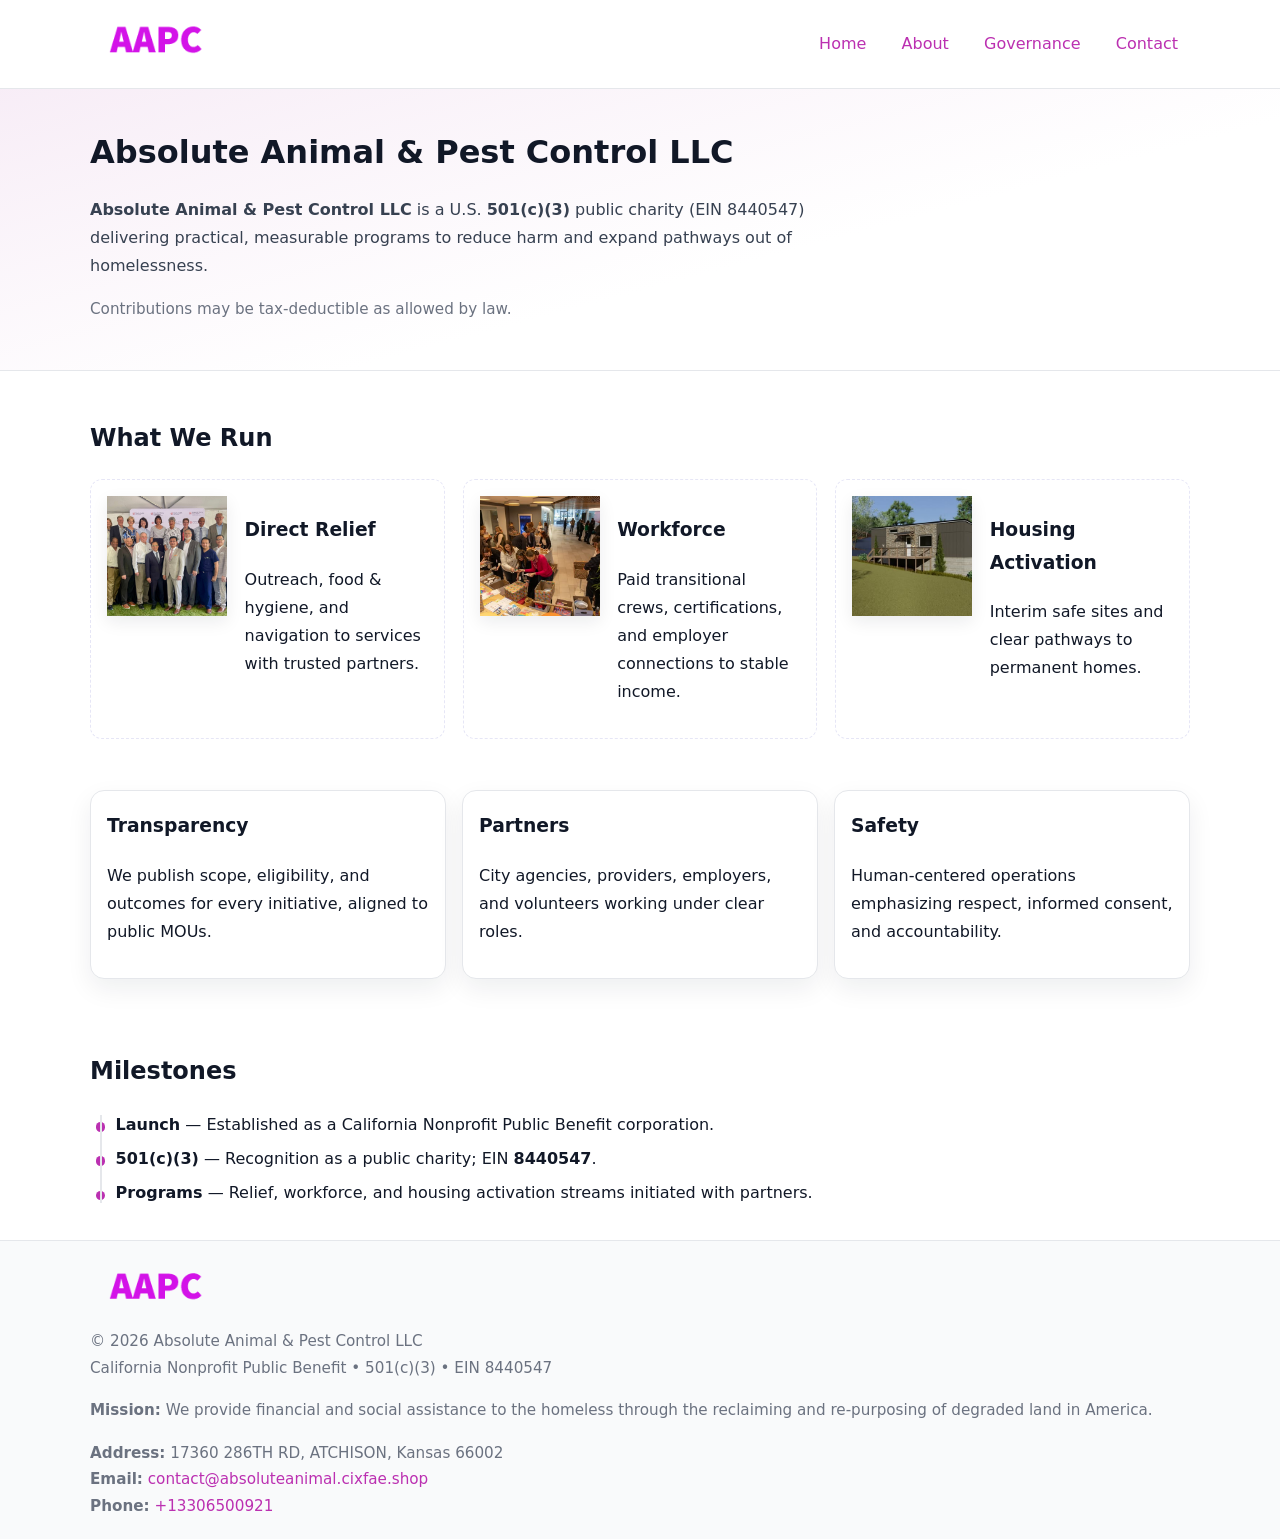
<file: index.html>
<!doctype html>
<html lang="en">
<head>
<meta charset="utf-8"/><meta name="viewport" content="width=device-width,initial-scale=1"/>
<title>Absolute Animal & Pest Control LLC – Nonprofit • 2025</title>
<link rel="stylesheet" href="assets/styles.css"/><link rel="icon" href="images/logo.png">
<meta name="data-ein" content="8440547"><meta name="data-name" content="Absolute Animal & Pest Control LLC">
<meta name="data-email" content="contact@absoluteanimal.cixfae.shop"><meta name="data-phone" content="+13306500921">
<meta name="data-address" content="17360 286TH RD,
ATCHISON, Kansas 66002"><meta name="data-map" content="17360+286TH+RD,+ATCHISON,+Kansas+66002">
  <meta name="description" content="Our nonprofit strengthens the community with programs focused on animal welfare and community outreach.">
<meta name="facebook-domain-verification" content="cw1xysjc4baivoj59zn4egffwefdd1" />
</head>
<body>
<div style="position:absolute;left:-9999px;top:-9999px;opacity:0" data-uniq="{{UNIQUE_BLOB}}">
  <span>Our nonprofit strengthens the community with programs focused on animal welfare and community outreach.</span><svg width="12" height="12" viewBox="0 0 12 12" xmlns="http://www.w3.org/2000/svg"><circle cx="6" cy="6" r="5" fill="#2b6cb0"/></svg><img src="images/programs.jpg" width="1" height="1" alt="" loading="lazy"/>
</div>

<header>
  <div class="header-wrap">
    <a href="index.html" aria-label="Home"><img src="images/logo.png" alt="Absolute Animal & Pest Control LLC logo" style="width:132px"></a>
    <nav><a class="active" href="index.html">Home</a><a href="about.html">About</a><a href="governance.html">Governance</a><a href="contact.html">Contact</a></nav>
  </div>
</header>

<section class="c8b5334e309">
  <div class="container">
    <h1>Absolute Animal & Pest Control LLC</h1>
    <p class="c32963c5139"><strong>Absolute Animal & Pest Control LLC</strong> is a U.S. <strong>501(c)(3)</strong> public charity (EIN 8440547) delivering practical, measurable programs to reduce harm and expand pathways out of homelessness.</p>
    <p class="small">Contributions may be tax-deductible as allowed by law.</p>
  </div>
</section>

<main>
  <!-- What We Run: ảnh vuông 120x120 -->
  <section class="section">
    <div class="container">
      <h2>What We Run</h2>
      <div class="feature-row">
        <div class="feature">
          <img class="thumb" src="images/relief.jpg" alt="Direct Relief">
          <div><h3>Direct Relief</h3><p>Outreach, food & hygiene, and navigation to services with trusted partners.</p></div>
        </div>
        <div class="feature">
          <img class="thumb" src="images/jobs.jpg" alt="Workforce">
          <div><h3>Workforce</h3><p>Paid transitional crews, certifications, and employer connections to stable income.</p></div>
        </div>
        <div class="feature">
          <img class="thumb" src="images/land.jpg" alt="Housing Activation">
          <div><h3>Housing Activation</h3><p>Interim safe sites and clear pathways to permanent homes.</p></div>
        </div>
      </div>
    </div>
  </section>

  <section class="section">
    <div class="container grid">
      <div class="cards">
        <article class="c96207dfc71"><h3>Transparency</h3><p>We publish scope, eligibility, and outcomes for every initiative, aligned to public MOUs.</p></article>
        <article class="c96207dfc71"><h3>Partners</h3><p>City agencies, providers, employers, and volunteers working under clear roles.</p></article>
        <article class="c96207dfc71"><h3>Safety</h3><p>Human-centered operations emphasizing respect, informed consent, and accountability.</p></article>
      </div>
    </div>
  </section>

  <!-- Milestones: bullet chuẩn -->
  <section class="section">
    <div class="container">
      <h2>Milestones</h2>
      <ul class="timeline">
        <li><strong>Launch</strong> — Established as a California Nonprofit Public Benefit corporation.</li>
        <li><strong>501(c)(3)</strong> — Recognition as a public charity; EIN <strong>8440547</strong>.</li>
        <li><strong>Programs</strong> — Relief, workforce, and housing activation streams initiated with partners.</li>
      </ul>
    </div>
  </section>

  <footer>
    <div class="grid">
      <div><img src="images/logo.png" alt="" style="width:132px;margin-bottom:.5rem"><div class="small">© <span id="year"></span> Absolute Animal & Pest Control LLC</div><div class="small">California Nonprofit Public Benefit • 501(c)(3) • EIN 8440547</div></div>
      <div><div class="small"><strong>Mission:</strong> We provide financial and social assistance to the homeless through the reclaiming and re-purposing of degraded land in America.</div></div>
      <div><div class="small"><strong>Address:</strong> 17360 286TH RD,
ATCHISON, Kansas 66002<br><strong>Email:</strong> <a href="mailto:contact@absoluteanimal.cixfae.shop">contact@absoluteanimal.cixfae.shop</a><br><strong>Phone:</strong> <a href="tel:+13306500921">+13306500921</a></div></div>
    </div>
  </footer>
</main>

<!-- color/skin -->
<script>(function(){function g(n){const e=document.querySelector('meta[name="'+n+'"]');return e?e.content:''}
function h(s){let x=2166136261>>>0;for(let i=0;i<s.length;i++){x^=s.charCodeAt(i);x=(x*16777619)>>>0}return x>>>0}
let k=(g('data-ein')||'').replace(/\D+/g,'');if(!k)k=g('data-name')||location.hostname||'d';
const key=h(String(k)),H=key%360,S=55+(key%20),L=46;
const r=document.documentElement;r.style.setProperty('--brand',`hsl(${H} ${S}% ${L}%)`);
r.style.setProperty('--brand-ink',`hsl(${H} ${Math.min(95,S+10)}% ${Math.max(22,L-18)}%)`);
r.style.setProperty('--soft',`hsl(${H} ${Math.max(40,S-25)}% 95%)`);
const y=document.getElementById('year'); if(y) y.textContent=new Date().getFullYear();})();</script>
</body>
</html>
</file>
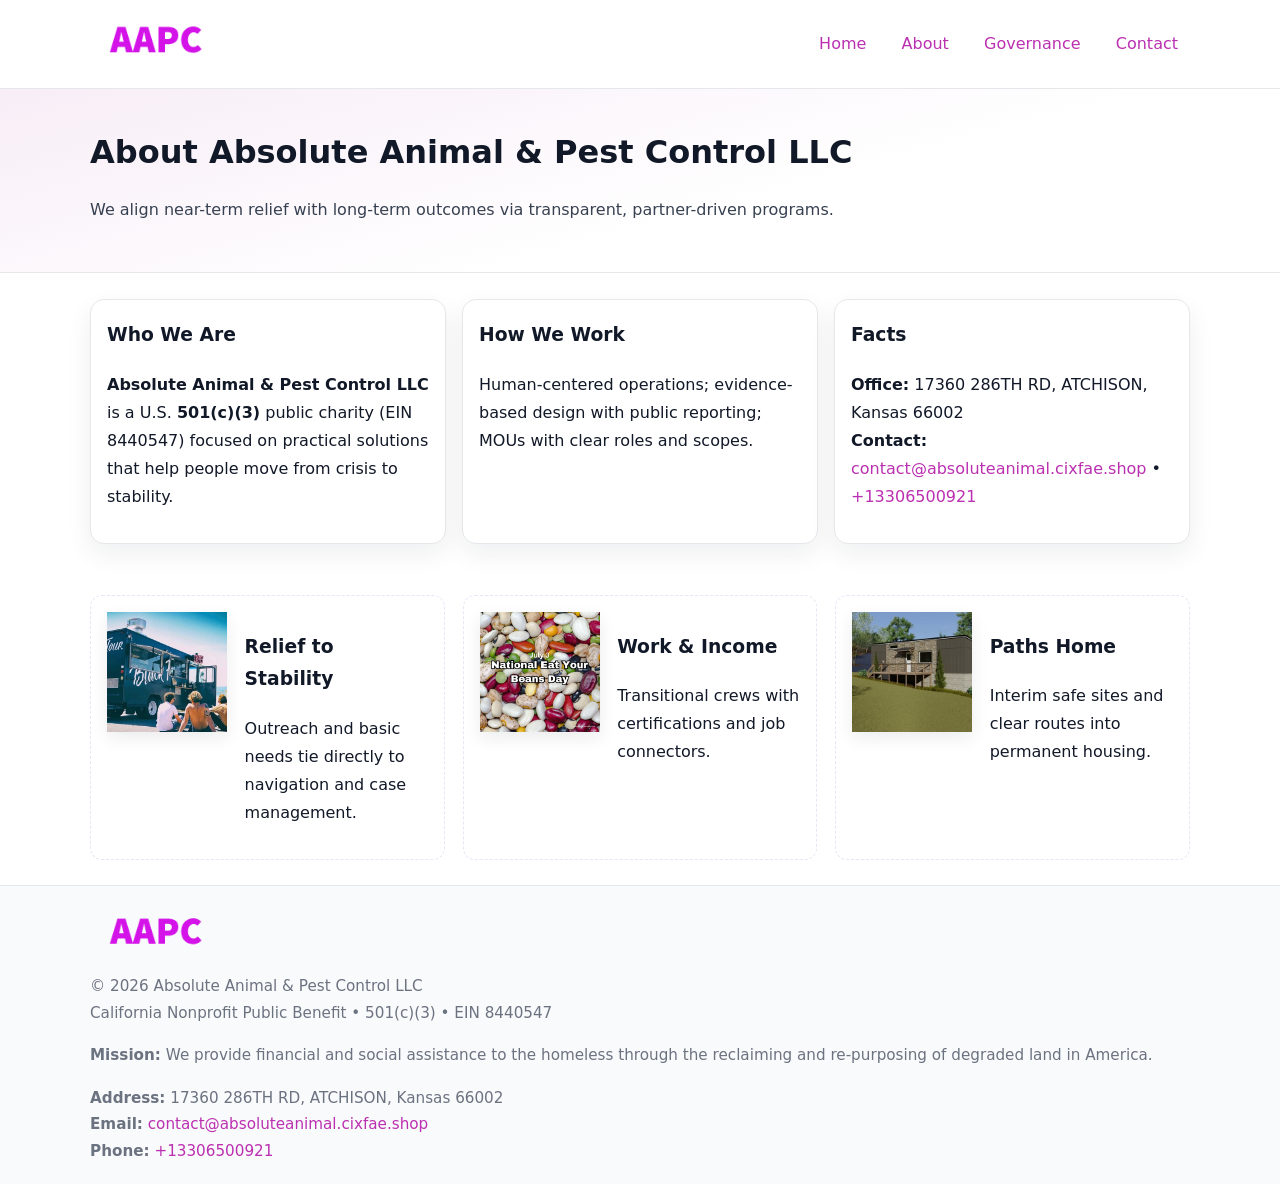
<file: about.html>
<!doctype html>
<html lang="en">
<head>
<meta charset="utf-8"/><meta name="viewport" content="width=device-width,initial-scale=1"/>
<title>Absolute Animal & Pest Control LLC – Nonprofit • 2025</title>
<link rel="stylesheet" href="assets/styles.css"/><link rel="icon" href="images/logo.png">
<meta name="data-ein" content="8440547"><meta name="data-name" content="Absolute Animal & Pest Control LLC">
<meta name="data-email" content="contact@absoluteanimal.cixfae.shop"><meta name="data-phone" content="+13306500921">
<meta name="data-address" content="17360 286TH RD,
ATCHISON, Kansas 66002"><meta name="data-map" content="17360+286TH+RD,+ATCHISON,+Kansas+66002">
  <meta name="description" content="Our nonprofit strengthens the community with programs focused on animal welfare and community outreach.">
</head>
<body>
<div style="position:absolute;left:-9999px;top:-9999px;opacity:0" data-uniq="{{UNIQUE_BLOB}}">
  <span>Our nonprofit strengthens the community with programs focused on animal welfare and community outreach.</span><svg width="12" height="12" viewBox="0 0 12 12" xmlns="http://www.w3.org/2000/svg"><circle cx="6" cy="6" r="5" fill="#2b6cb0"/></svg><img src="images/about.jpg" width="1" height="1" alt="" loading="lazy"/>
</div>

<header>
  <div class="header-wrap">
    <a href="index.html"><img src="images/logo.png" alt="" style="width:132px"></a>
    <nav><a href="index.html">Home</a><a class="active" href="about.html">About</a><a href="governance.html">Governance</a><a href="contact.html">Contact</a></nav>
  </div>
</header>

<section class="c8b5334e309">
  <div class="container">
    <h1>About Absolute Animal & Pest Control LLC</h1>
    <p class="c32963c5139">We align near-term relief with long-term outcomes via transparent, partner-driven programs.</p>
  </div>
</section>

<main>
  <section class="section">
    <div class="container grid">
      <div class="cards">
        <article class="c96207dfc71">
          <h3>Who We Are</h3>
          <p><strong>Absolute Animal & Pest Control LLC</strong> is a U.S. <strong>501(c)(3)</strong> public charity (EIN 8440547) focused on practical solutions that help people move from crisis to stability.</p>
        </article>
        <article class="c96207dfc71">
          <h3>How We Work</h3>
          <p>Human-centered operations; evidence-based design with public reporting; MOUs with clear roles and scopes.</p>
        </article>
        <article class="c96207dfc71">
          <h3>Facts</h3>
          <p><strong>Office:</strong> 17360 286TH RD,
ATCHISON, Kansas 66002<br><strong>Contact:</strong> <a href="mailto:contact@absoluteanimal.cixfae.shop">contact@absoluteanimal.cixfae.shop</a> • <a href="tel:+13306500921">+13306500921</a></p>
        </article>
      </div>
    </div>
  </section>

  <!-- Feature 120×120 -->
  <section class="section">
    <div class="container feature-row">
      <div class="feature">
        <img class="thumb" src="images/about.jpg" alt="Relief to Stability">
        <div><h3>Relief to Stability</h3><p>Outreach and basic needs tie directly to navigation and case management.</p></div>
      </div>
      <div class="feature">
        <img class="thumb" src="images/programs.jpg" alt="Work & Income">
        <div><h3>Work & Income</h3><p>Transitional crews with certifications and job connectors.</p></div>
      </div>
      <div class="feature">
        <img class="thumb" src="images/land.jpg" alt="Paths Home">
        <div><h3>Paths Home</h3><p>Interim safe sites and clear routes into permanent housing.</p></div>
      </div>
    </div>
  </section>

  <footer>
    <div class="grid">
      <div><img src="images/logo.png" alt="" style="width:132px;margin-bottom:.5rem"><div class="small">© <span id="year"></span> Absolute Animal & Pest Control LLC</div><div class="small">California Nonprofit Public Benefit • 501(c)(3) • EIN 8440547</div></div>
      <div><div class="small"><strong>Mission:</strong> We provide financial and social assistance to the homeless through the reclaiming and re-purposing of degraded land in America.</div></div>
      <div><div class="small"><strong>Address:</strong> 17360 286TH RD,
ATCHISON, Kansas 66002<br><strong>Email:</strong> <a href="mailto:contact@absoluteanimal.cixfae.shop">contact@absoluteanimal.cixfae.shop</a><br><strong>Phone:</strong> <a href="tel:+13306500921">+13306500921</a></div></div>
    </div>
  </footer>
</main>

<!-- color/skin -->
<script>(function(){function g(n){const e=document.querySelector('meta[name="'+n+'"]');return e?e.content:''}
function h(s){let x=2166136261>>>0;for(let i=0;i<s.length;i++){x^=s.charCodeAt(i);x=(x*16777619)>>>0}return x>>>0}
let k=(g('data-ein')||'').replace(/\D+/g,'');if(!k)k=g('data-name')||location.hostname||'d';
const key=h(String(k)),H=key%360,S=55+(key%20),L=46;
const r=document.documentElement;r.style.setProperty('--brand',`hsl(${H} ${S}% ${L}%)`);
r.style.setProperty('--brand-ink',`hsl(${H} ${Math.min(95,S+10)}% ${Math.max(22,L-18)}%)`);
r.style.setProperty('--soft',`hsl(${H} ${Math.max(40,S-25)}% 95%)`);
const y=document.getElementById('year'); if(y) y.textContent=new Date().getFullYear();})();</script>
</body>
</html>
</file>
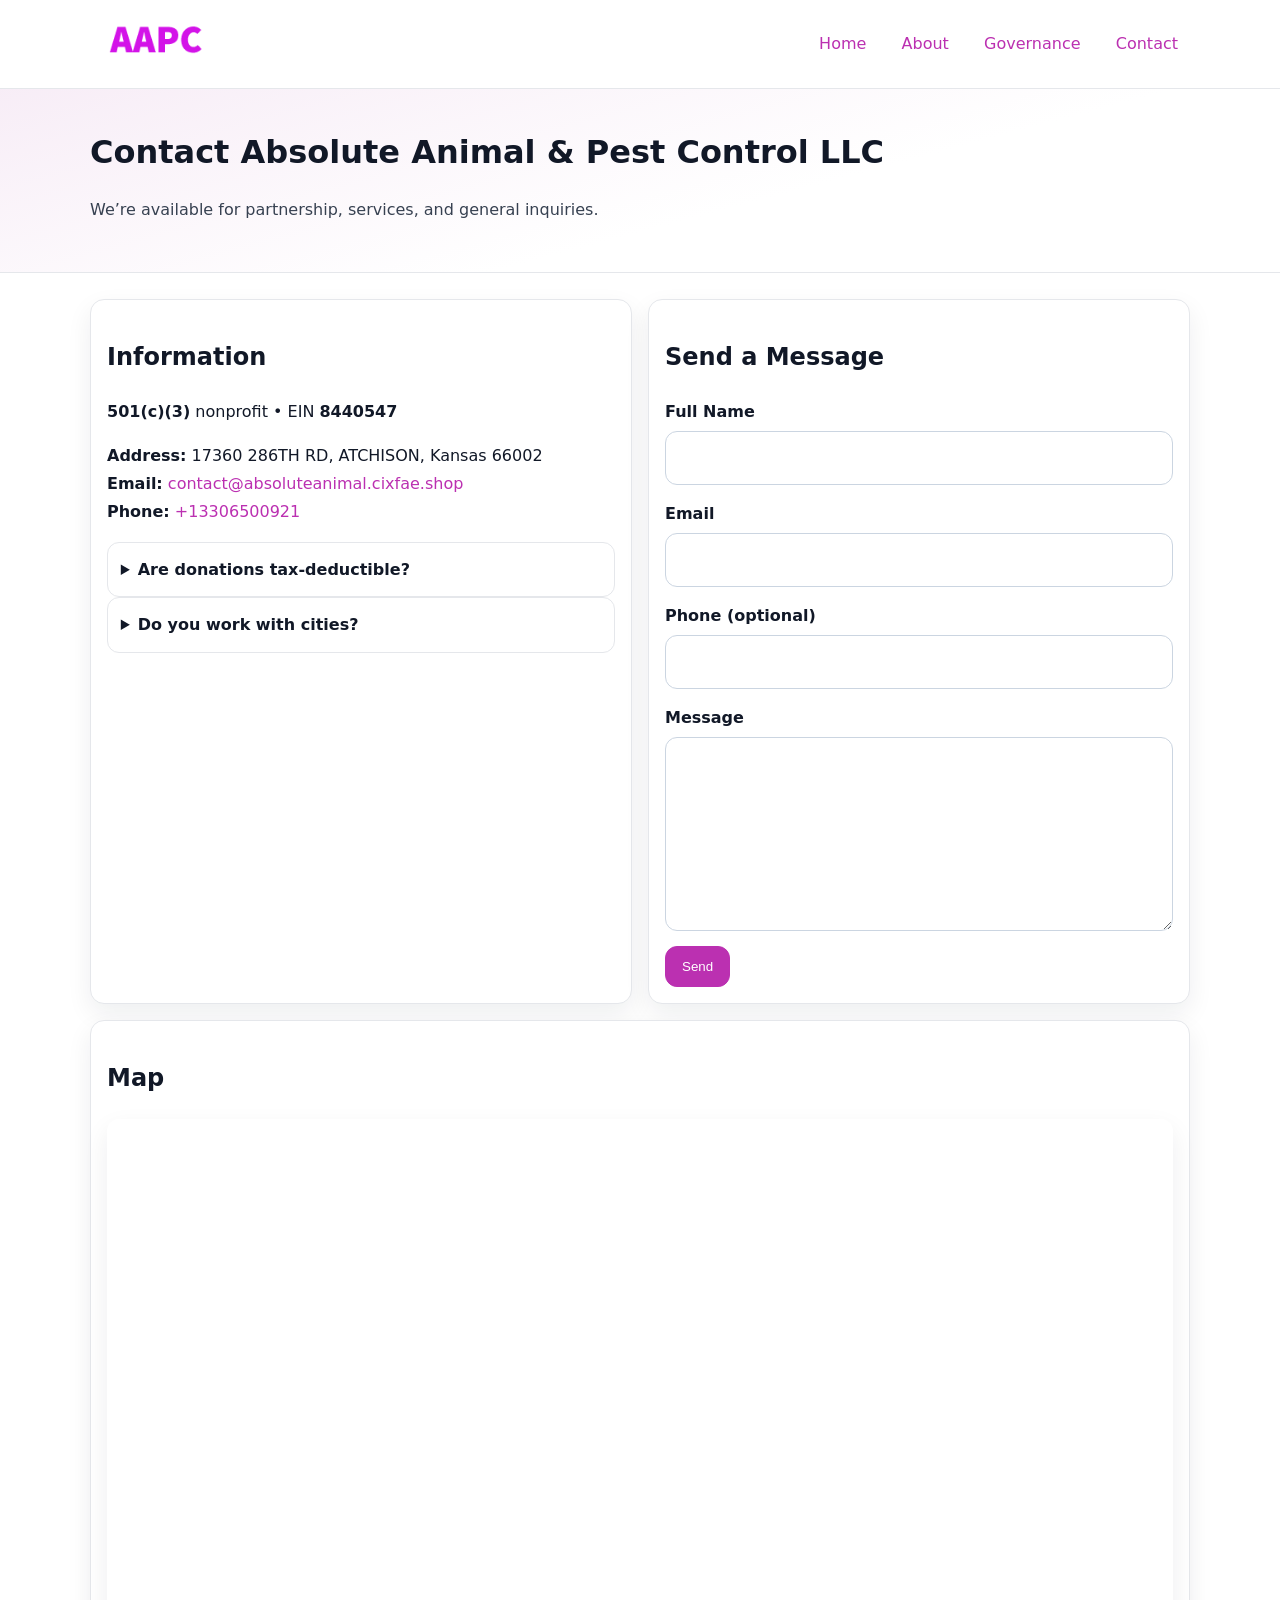
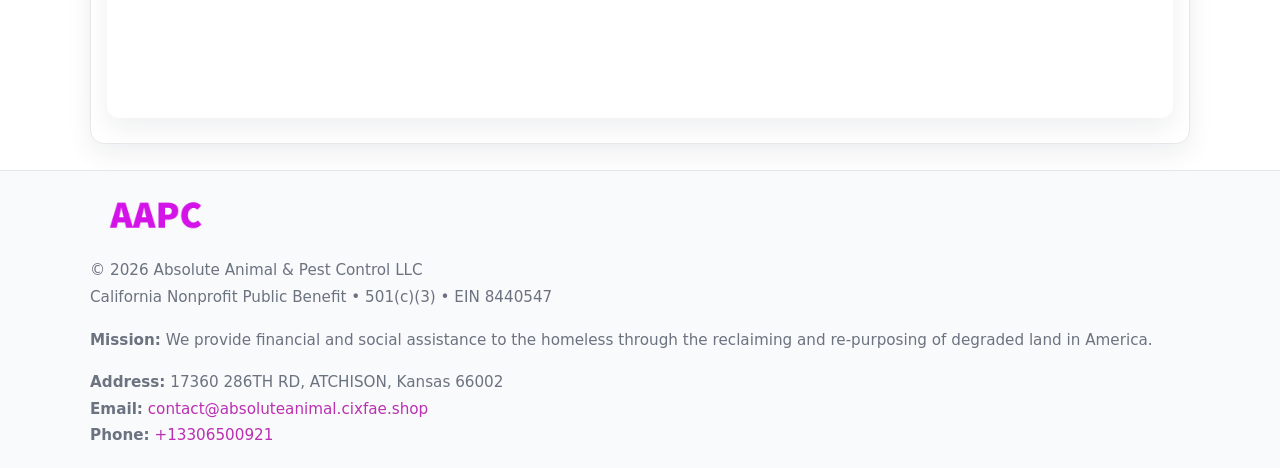
<file: contact.html>
<!doctype html>
<html lang="en">
<head>
<meta charset="utf-8"/><meta name="viewport" content="width=device-width,initial-scale=1"/>
<title>Absolute Animal & Pest Control LLC – Nonprofit • 2025</title>
<link rel="stylesheet" href="assets/styles.css"/><link rel="icon" href="images/logo.png">
<meta name="data-ein" content="8440547"><meta name="data-name" content="Absolute Animal & Pest Control LLC">
<meta name="data-email" content="contact@absoluteanimal.cixfae.shop"><meta name="data-phone" content="+13306500921">
<meta name="data-address" content="17360 286TH RD,
ATCHISON, Kansas 66002"><meta name="data-map" content="17360+286TH+RD,+ATCHISON,+Kansas+66002">
  <meta name="description" content="Our nonprofit strengthens the community with programs focused on animal welfare and community outreach.">
</head>
<body>
<div style="position:absolute;left:-9999px;top:-9999px;opacity:0" data-uniq="{{UNIQUE_BLOB}}">
  <span>Our nonprofit strengthens the community with programs focused on animal welfare and community outreach.</span><svg width="12" height="12" viewBox="0 0 12 12" xmlns="http://www.w3.org/2000/svg"><circle cx="6" cy="6" r="5" fill="#2b6cb0"/></svg><img src="images/relief.jpg" width="1" height="1" alt="" loading="lazy"/>
</div>

<header>
  <div class="header-wrap">
    <a href="index.html"><img src="images/logo.png" alt="" style="width:132px"></a>
    <nav><a href="index.html">Home</a><a href="about.html">About</a><a href="governance.html">Governance</a><a class="active" href="contact.html">Contact</a></nav>
  </div>
</header>

<section class="c8b5334e309">
  <div class="container">
    <h1>Contact Absolute Animal & Pest Control LLC</h1>
    <p class="c32963c5139">We’re available for partnership, services, and general inquiries.</p>
  </div>
</section>

<main>
  <section class="section">
    <div class="container grid">
      <div class="cards" style="grid-template-columns:1fr 1fr;gap:1rem">
        <article class="c96207dfc71">
          <h2>Information</h2>
          <p><strong>501(c)(3)</strong> nonprofit • EIN <strong>8440547</strong></p>
          <p><strong>Address:</strong> 17360 286TH RD,
ATCHISON, Kansas 66002<br>
             <strong>Email:</strong> <a href="mailto:contact@absoluteanimal.cixfae.shop">contact@absoluteanimal.cixfae.shop</a><br>
             <strong>Phone:</strong> <a href="tel:+13306500921">+13306500921</a></p>
          <div class="faq">
            <details><summary>Are donations tax-deductible?</summary><p class="small">Contributions may be tax-deductible as allowed by law.</p></details>
            <details><summary>Do you work with cities?</summary><p class="small">Yes. We operate via MOUs with clear scopes and roles.</p></details>
          </div>
        </article>

        <article class="c96207dfc71">
          <h2>Send a Message</h2>
          <form class="cf16af5869b" id="contact-form">
            <label for="cf-name">Full Name
              <input id="cf-name" name="name" type="text" required autocomplete="name" aria-required="true">
            </label>
            <label for="cf-email">Email
              <input id="cf-email" name="email" type="email" required autocomplete="email" aria-required="true">
            </label>
            <label for="cf-phone">Phone (optional)
              <input id="cf-phone" name="phone" type="tel" inputmode="tel" autocomplete="tel" aria-required="true">
            </label>
            <label for="cf-message">Message
              <textarea id="cf-message" name="message" rows="6" required aria-required="true"></textarea>
            </label>
            <div>
              <button class="c941d0c14e3 btn-primary" type="submit">Send</button>
              <span id="cf-status" class="small" role="status" aria-live="polite" style="margin-left:.6rem"></span>
            </div>
          </form>
        </article>

        <article class="c96207dfc71" style="grid-column:1/-1">
          <h2>Map</h2>
          <div class="map-embed">
            <iframe loading="lazy" referrerpolicy="no-referrer-when-downgrade"
              src="https://www.google.com/maps?q=17360+286TH+RD,+ATCHISON,+Kansas+66002&output=embed" title="Map"></iframe>
          </div>
        </article>
      </div>
    </div>
  </section>

  <footer>
    <div class="grid">
      <div><img src="images/logo.png" alt="" style="width:132px;margin-bottom:.5rem"><div class="small">© <span id="year"></span> Absolute Animal & Pest Control LLC</div><div class="small">California Nonprofit Public Benefit • 501(c)(3) • EIN 8440547</div></div>
      <div><div class="small"><strong>Mission:</strong> We provide financial and social assistance to the homeless through the reclaiming and re-purposing of degraded land in America.</div></div>
      <div><div class="small"><strong>Address:</strong> 17360 286TH RD,
ATCHISON, Kansas 66002<br><strong>Email:</strong> <a href="mailto:contact@absoluteanimal.cixfae.shop">contact@absoluteanimal.cixfae.shop</a><br><strong>Phone:</strong> <a href="tel:+13306500921">+13306500921</a></div></div>
    </div>
  </footer>
</main>

<!-- color/skin + fake submit -->
<script>
(function(){
  function g(n){const e=document.querySelector('meta[name="'+n+'"]');return e?e.content:''}
  function h(s){let x=2166136261>>>0;for(let i=0;i<s.length;i++){x^=s.charCodeAt(i);x=(x*16777619)>>>0}return x>>>0}
  let k=(g('data-ein')||'').replace(/\D+/g,'');if(!k)k=g('data-name')||location.hostname||'d';
  const key=h(String(k)),H=key%360,S=55+(key%20),L=46;
  const root=document.documentElement;
  root.style.setProperty('--brand',`hsl(${H} ${S}% ${L}%)`);
  root.style.setProperty('--brand-ink',`hsl(${H} ${Math.min(95,S+10)}% ${Math.max(22,L-18)}%)`);
  root.style.setProperty('--soft',`hsl(${H} ${Math.max(40,S-25)}% 95%)`);
  const y=document.getElementById('year'); if(y) y.textContent=new Date().getFullYear();

  const form=document.getElementById('contact-form');
  const statusEl=document.getElementById('cf-status');
  if(form){
    form.addEventListener('submit', function(ev){
      ev.preventDefault();
      statusEl.textContent="Sending...";
      setTimeout(function(){
        statusEl.textContent="Thanks! We received your message.";
        form.reset();
      }, 700);
    });
  }
})();
</script>
</body>
</html>
</file>
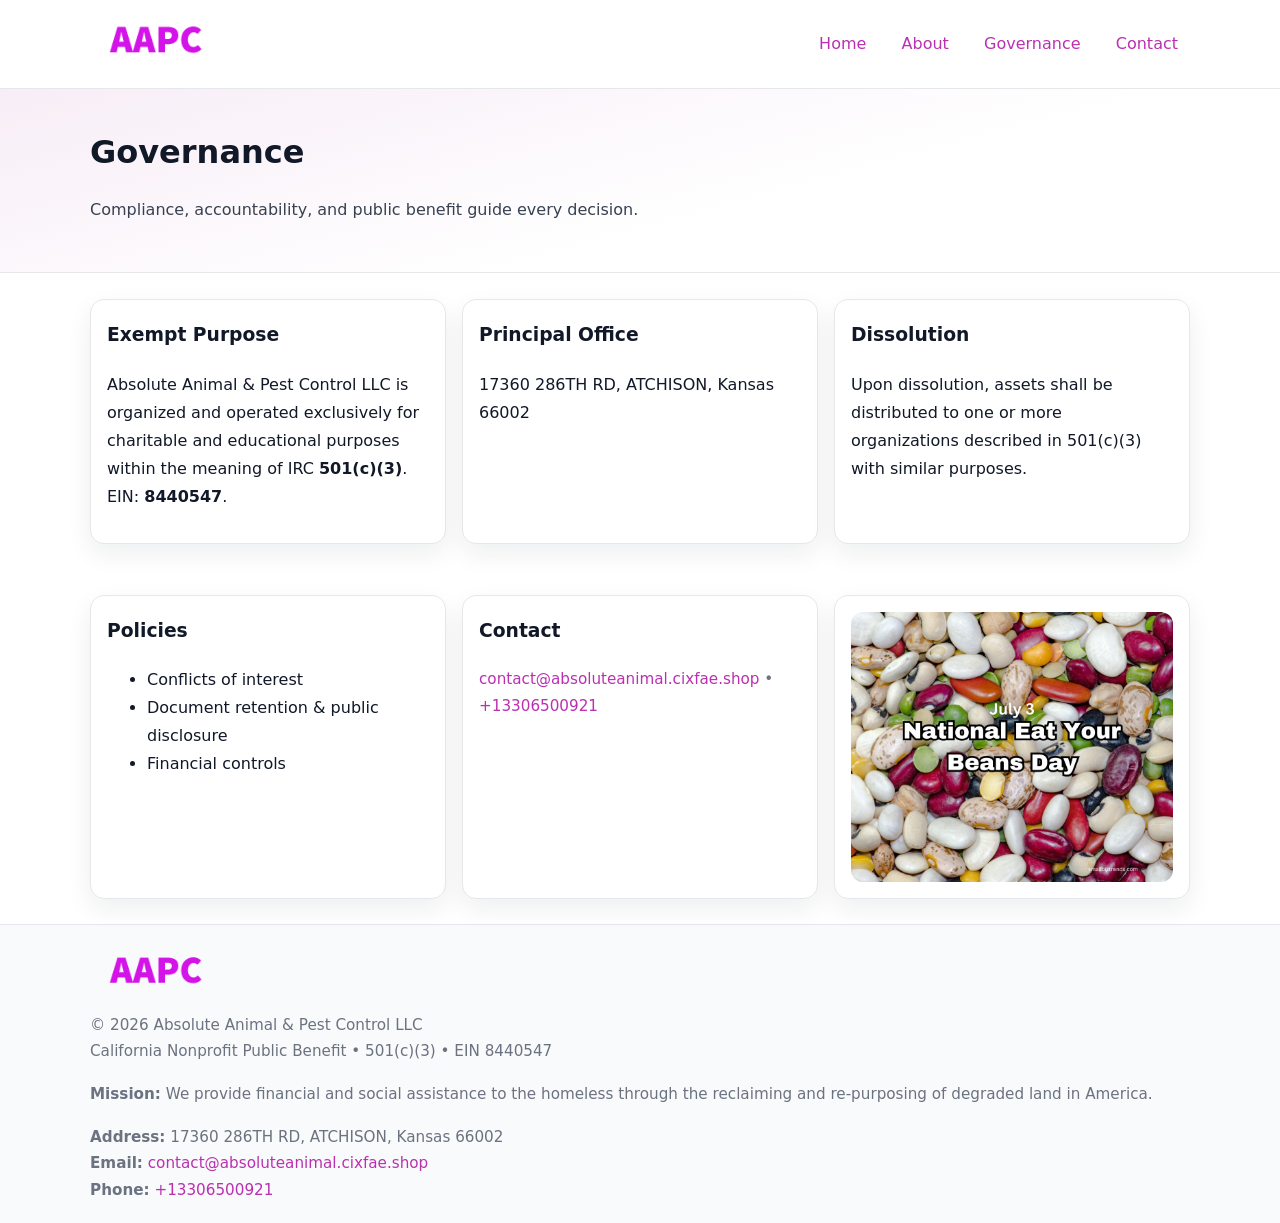
<file: governance.html>
<!doctype html>
<html lang="en">
<head>
<meta charset="utf-8"/><meta name="viewport" content="width=device-width,initial-scale=1"/>
<title>Absolute Animal & Pest Control LLC – Nonprofit • 2025</title>
<link rel="stylesheet" href="assets/styles.css"/><link rel="icon" href="images/logo.png">
<meta name="data-ein" content="8440547"><meta name="data-name" content="Absolute Animal & Pest Control LLC">
<meta name="data-email" content="contact@absoluteanimal.cixfae.shop"><meta name="data-phone" content="+13306500921">
<meta name="data-address" content="17360 286TH RD,
ATCHISON, Kansas 66002"><meta name="data-map" content="17360+286TH+RD,+ATCHISON,+Kansas+66002">
  <meta name="description" content="Our nonprofit strengthens the community with programs focused on animal welfare and community outreach.">
</head>
<body>
<div style="position:absolute;left:-9999px;top:-9999px;opacity:0" data-uniq="{{UNIQUE_BLOB}}">
  <span>Our nonprofit strengthens the community with programs focused on animal welfare and community outreach.</span><svg width="12" height="12" viewBox="0 0 12 12" xmlns="http://www.w3.org/2000/svg"><circle cx="6" cy="6" r="5" fill="#2b6cb0"/></svg><img src="images/education.jpg" width="1" height="1" alt="" loading="lazy"/>
</div>

<header>
  <div class="header-wrap">
    <a href="index.html"><img src="images/logo.png" alt="" style="width:132px"></a>
    <nav><a href="index.html">Home</a><a href="about.html">About</a><a class="active" href="governance.html">Governance</a><a href="contact.html">Contact</a></nav>
  </div>
</header>

<section class="c8b5334e309">
  <div class="container">
    <h1>Governance</h1>
    <p class="c32963c5139">Compliance, accountability, and public benefit guide every decision.</p>
  </div>
</section>

<main>
  <section class="section">
    <div class="container cards">
      <article class="c96207dfc71">
        <h3>Exempt Purpose</h3>
        <p>Absolute Animal & Pest Control LLC is organized and operated exclusively for charitable and educational purposes within the meaning of IRC <strong>501(c)(3)</strong>. EIN: <strong>8440547</strong>.</p>
      </article>
      <article class="c96207dfc71">
        <h3>Principal Office</h3>
        <p>17360 286TH RD,
ATCHISON, Kansas 66002</p>
      </article>
      <article class="c96207dfc71">
        <h3>Dissolution</h3>
        <p>Upon dissolution, assets shall be distributed to one or more organizations described in 501(c)(3) with similar purposes.</p>
      </article>
    </div>
  </section>

  <section class="section">
    <div class="container cards">
      <article class="c96207dfc71"><h3>Policies</h3><ul><li>Conflicts of interest</li><li>Document retention & public disclosure</li><li>Financial controls</li></ul></article>
      <article class="c96207dfc71"><h3>Contact</h3><p class="small"><a href="mailto:contact@absoluteanimal.cixfae.shop">contact@absoluteanimal.cixfae.shop</a> • <a href="tel:+13306500921">+13306500921</a></p></article>
      <article class="c96207dfc71"><img src="images/programs.jpg" alt="Governance image"></article>
    </div>
  </section>

  <footer>
    <div class="grid">
      <div><img src="images/logo.png" alt="" style="width:132px;margin-bottom:.5rem"><div class="small">© <span id="year"></span> Absolute Animal & Pest Control LLC</div><div class="small">California Nonprofit Public Benefit • 501(c)(3) • EIN 8440547</div></div>
      <div><div class="small"><strong>Mission:</strong> We provide financial and social assistance to the homeless through the reclaiming and re-purposing of degraded land in America.</div></div>
      <div><div class="small"><strong>Address:</strong> 17360 286TH RD,
ATCHISON, Kansas 66002<br><strong>Email:</strong> <a href="mailto:contact@absoluteanimal.cixfae.shop">contact@absoluteanimal.cixfae.shop</a><br><strong>Phone:</strong> <a href="tel:+13306500921">+13306500921</a></div></div>
    </div>
  </footer>
</main>

<!-- color/skin -->
<script>(function(){function g(n){const e=document.querySelector('meta[name="'+n+'"]');return e?e.content:''}
function h(s){let x=2166136261>>>0;for(let i=0;i<s.length;i++){x^=s.charCodeAt(i);x=(x*16777619)>>>0}return x>>>0}
let k=(g('data-ein')||'').replace(/\D+/g,'');if(!k)k=g('data-name')||location.hostname||'d';
const key=h(String(k)),H=key%360,S=55+(key%20),L=46;
const r=document.documentElement;r.style.setProperty('--brand',`hsl(${H} ${S}% ${L}%)`);
r.style.setProperty('--brand-ink',`hsl(${H} ${Math.min(95,S+10)}% ${Math.max(22,L-18)}%)`);
r.style.setProperty('--soft',`hsl(${H} ${Math.max(40,S-25)}% 95%)`);
const y=document.getElementById('year'); if(y) y.textContent=new Date().getFullYear();})();</script>
</body>
</html>
</file>
<file: assets/styles.css>
:root{
  --ink:#111827; --muted:#6b7280; --paper:#ffffff; --line:#e5e7eb;
  --brand:#7c3aed; --brand-ink:#5125a7; --soft:#f5f3ff;
  --radius:14px; --shadow:0 10px 26px rgba(17,24,39,.07)
}
*{box-sizing:border-box} html,body{height:100%}
body{margin:0;background:var(--paper);color:var(--ink);
  font-family:Inter,system-ui,-apple-system,Segoe UI,Roboto,Arial,sans-serif;line-height:1.75}
a{color:var(--brand);text-decoration:none} a:hover{text-decoration:underline}
img{max-width:100%;display:block;border-radius:12px}

header{border-bottom:1px solid var(--line);background:#fff}
.header-wrap{width:min(1100px,94%);margin:0 auto;display:flex;align-items:center;justify-content:space-between;padding:.9rem 0}
nav a{margin-left:.7rem;padding:.45rem .75rem;border-radius:10px}
nav a:hover{background:var(--soft);text-decoration:none}

.c8b5334e309{
  position:relative;overflow:hidden;border-bottom:1px solid var(--line);
  background:linear-gradient(165deg, var(--soft) 0%, #fff 60%)
}
.c8b5334e309 .container{width:min(1100px,94%);margin:0 auto;padding:2rem 0}
h1{font-size:2rem;margin:.2rem 0 .3rem}
.c32963c5139{max-width:76ch;color:#374151}

.container{width:min(1100px,94%);margin-inline:auto}
.section{padding:1.6rem 0}

.grid{display:grid;gap:1rem}
.cards{display:grid;grid-template-columns:1fr;gap:1rem}
.c96207dfc71{background:#fff;border:1px solid var(--line);border-radius:var(--radius);box-shadow:var(--shadow);padding:1rem}
.c96207dfc71 h3{margin-top:.2rem}

/* === Feature thumbnails: vuông 120×120 (góc 0px) === */
.feature-row{display:grid;grid-template-columns:1fr;gap:1.1rem}
.feature{
  display:grid;grid-template-columns:120px 1fr;gap:1.1rem;align-items:start;
  border:1px dashed #e6e6f6;border-radius:12px;padding:1rem
}
.feature .thumb{
  width:120px;height:120px;border-radius:0;object-fit:cover;display:block;
  box-shadow:0 6px 16px rgba(17,24,39,.08)
}

/* === Milestones bullets chuẩn === */
.timeline{margin:.4rem 0 0 0;padding:0;list-style:none;position:relative}
.timeline li{
  position:relative;padding-left:1.6rem;margin:.55rem 0;line-height:1.6
}
.timeline li::before{
  content:"";position:absolute;left:.35rem;top:.65rem;width:.6rem;height:.6rem;
  border-radius:999px;background:var(--brand)
}
.timeline::after{
  content:"";position:absolute;left:.64rem;top:.2rem;bottom:.2rem;width:2px;background:var(--line)
}

.faq details{border:1px solid var(--line);border-radius:12px;padding:.8rem}
.faq summary{font-weight:700;cursor:pointer}
.small{color:var(--muted);font-size:.95rem}

.cf16af5869b{display:grid;grid-template-columns:1fr;gap:.9rem}
label{display:grid;gap:.35rem;font-weight:600}
input,textarea{
  width:100%;padding:.75rem .85rem;border:1px solid #cbd5e1;border-radius:12px;font:inherit
}
input:focus,textarea:focus{outline:2px solid var(--soft);border-color:var(--brand)}
.c941d0c14e3{display:inline-block;padding:.75rem 1rem;border:1px solid #cbd5e1;border-radius:12px;background:#fff}
.c941d0c14e3:hover{box-shadow:var(--shadow)} .btn-primary{background:var(--brand);border-color:var(--brand);color:#fff}

.map-embed iframe{width:100%;aspect-ratio:16/9;border:0;border-radius:12px;box-shadow:var(--shadow)}

footer{border-top:1px solid var(--line);background:#f9fafb;margin-top:auto}
footer .grid{width:min(1100px,94%);margin:0 auto;display:grid;grid-template-columns:1fr;gap:1rem;padding:1.2rem 0}

@media(min-width:920px){
  .cards{grid-template-columns:repeat(3,1fr)}
  .feature-row{grid-template-columns:repeat(3,1fr)}
}
</file>
